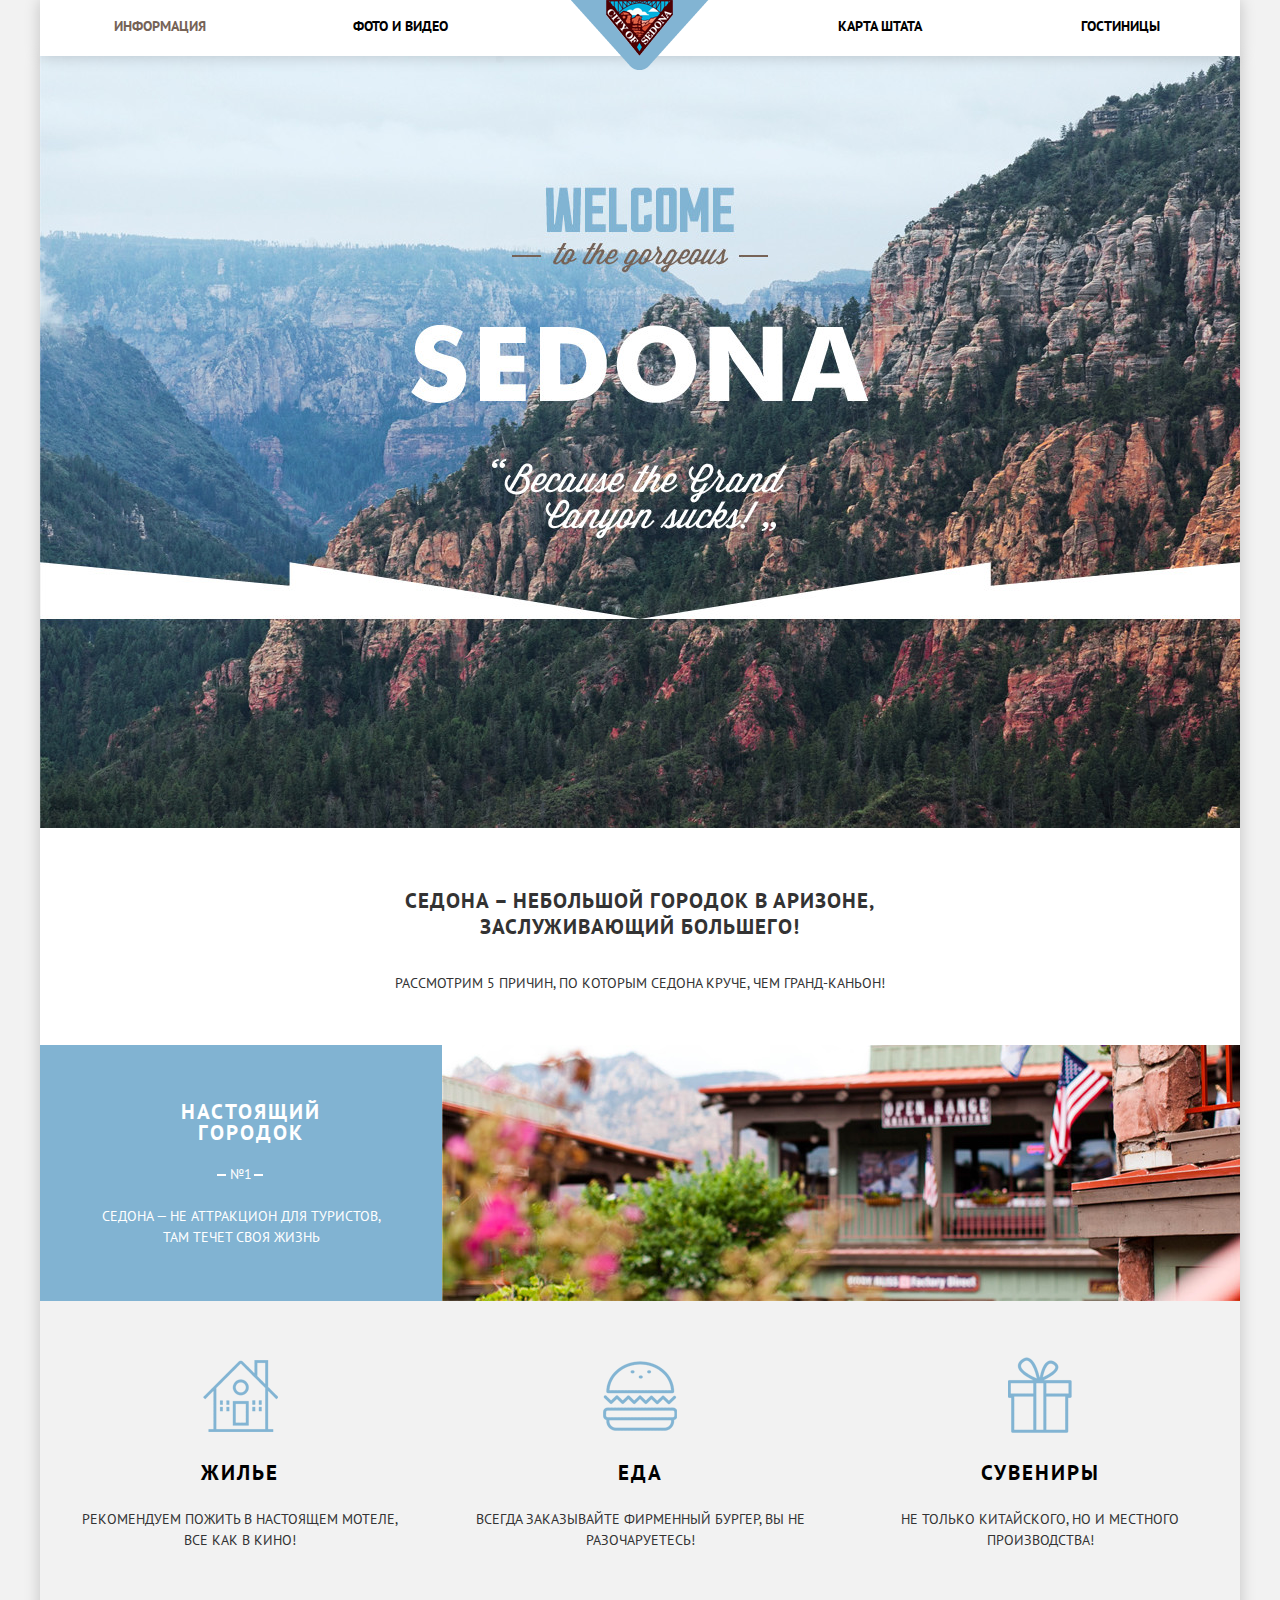
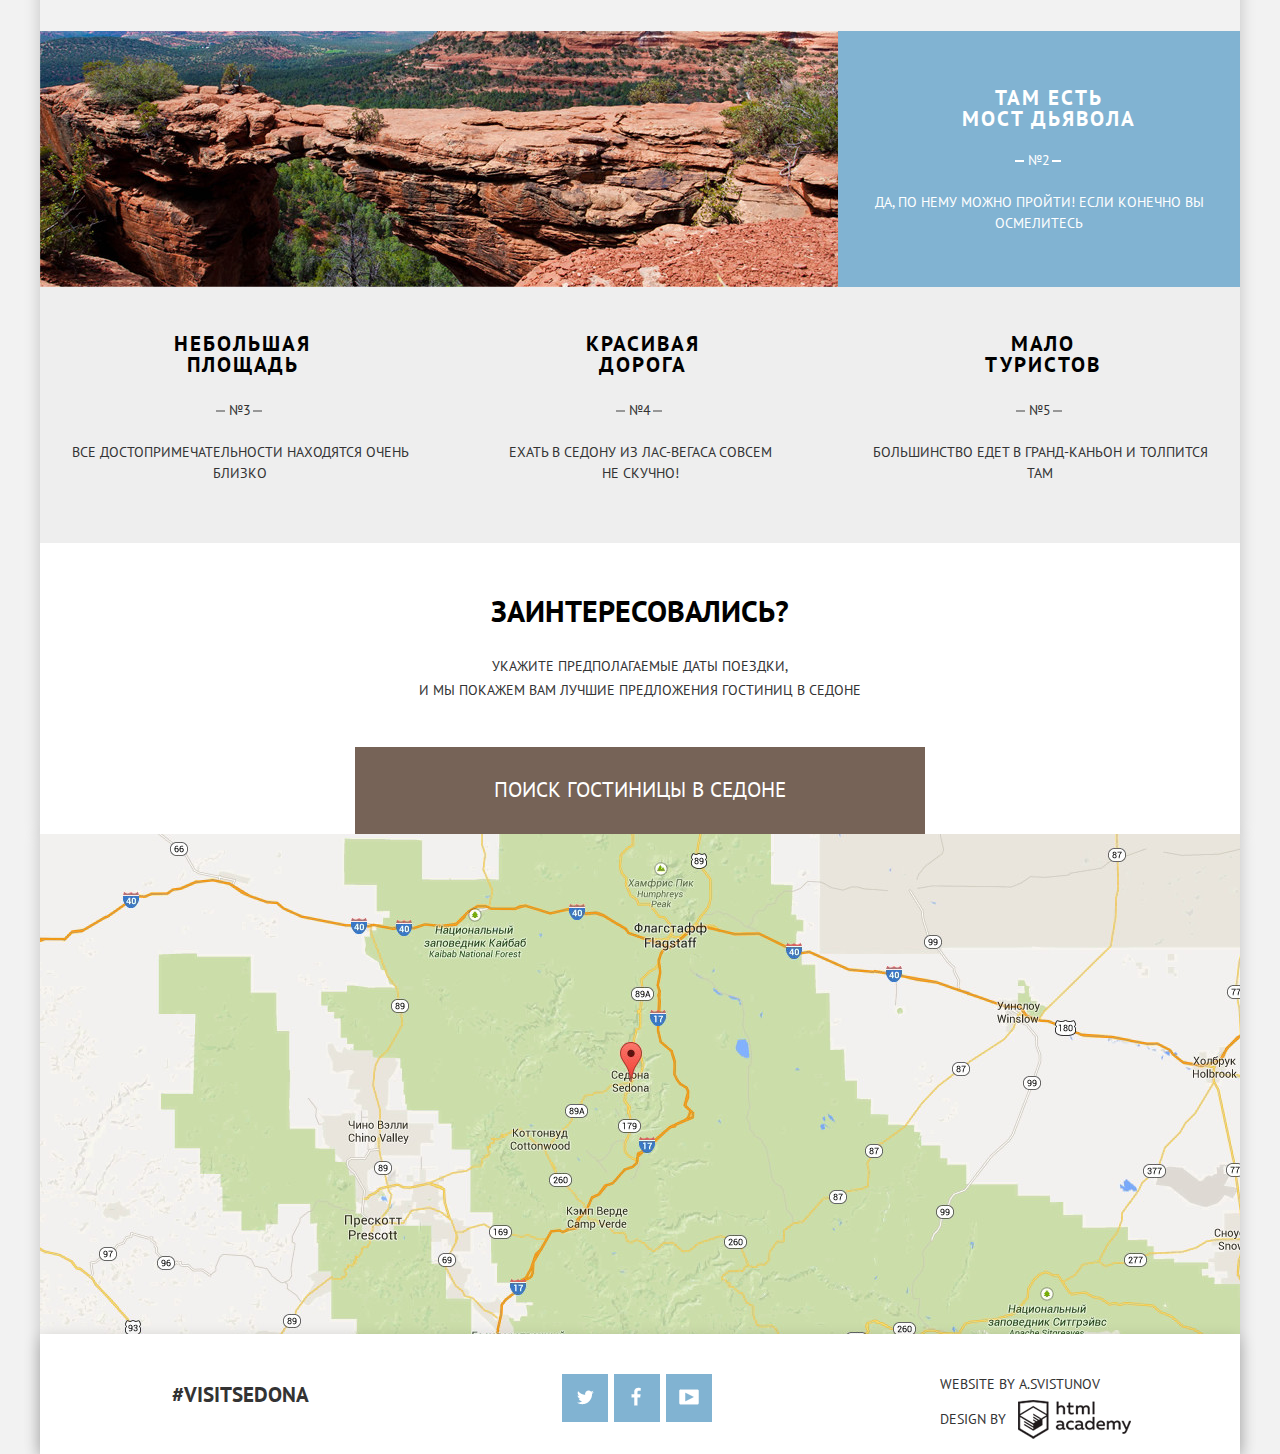
<file: index.html>
<!DOCTYPE html>
<html lang="ru">
    <head>
        <meta charset="utf-8">
        <meta name="viewport" content="width=device-width, initial-scale=1, maximum-scale=1" />
        <title>Седона - небольшой городок в Аризоне</title>
        <link href="https://fonts.googleapis.com/css?family=PT+Sans:400,700&amp;subset=cyrillic" rel="stylesheet">
        <link href="css/style.css" rel="stylesheet">
        <link rel="shortcut icon" href="img/favicon.ico" type="image/x-icon">
    </head>
    <body>
        <header class="page-header fixed">
            <div class="container">
                <nav class="header-main-menu">
                    <ul>
                        <li class="active"><a href="#">Информация</a></li>
                        <li class="header-menu-photo"><a href="#">Фото и видео</a></li>
                        <li><a href="map.html">Карта штата</a></li>
                        <li><a href="hotels.html">Гостиницы</a></li>
                    </ul>
                </nav>
                <a href="#"><img src="img/header-logo.png" width="138" height="70" class="header-logo" alt="city of Sedona"></a>
            </div>
        </header>

        <main class="container main-index">
            <img class="main-background" src="img/index-main-background.jpg" alt="Sedona">
            <div class="intro">
                <b>Седона &ndash; небольшой городок в Аризоне,<br>
                заслуживающий большего!</b>
                <p>Рассмотрим 5 причин, по которым Седона круче, чем Гранд-Каньон!</p>
            </div>


            <div class="container-reasons-services">
                <div class="reasons reasons-style1">
                    <h3>Настоящий<br>
                    городок</h3>
                    <span class="number-reason-1-2">№1</span>
                    <p>Седона &mdash; не аттракцион для туристов, там&nbsp;течет своя жизнь</p>
                </div>
                <div class="index-image"><img src="img/index-main-img1.jpg" alt="motel"></div>

                <div class="service service-hotels">
                    <h3>Жилье</h3>
                    <p>Рекомендуем пожить в настоящем мотеле, все как в кино!</p>
                </div>
                <div class="service service-food">
                    <h3>Еда</h3>
                    <p>Всегда заказывайте фирменный бургер, вы не разочаруетесь!</p>
                </div>
                <div class="service service-souvenirs">
                    <h3>Сувениры</h3>
                    <p>Не только китайского, но и местного производства!</p>
                </div>

                <div class="index-image"><img src="img/index-main-img2.jpg" alt="canyon"></div>
                <div class="reasons reasons-style1 devils-bridge">
                    <h3>Там есть<br>
                    мост дьявола</h3>
                    <span class="number-reason-1-2">№2</span>
                    <p>Да, по нему можно пройти! Если&nbsp;конечно вы осмелитесь</p>
                </div>

                <div class="reasons reasons-style2 reasons-style2-sights">
                    <h3>Небольшая<br>
                    площадь</h3>
                    <span class="number-reason-3-4-5">№3</span>
                    <p>Все достопримечательности
                    находятся&nbsp;очень близко</p>
                </div>
                <div class="reasons reasons-style2">
                    <h3>Красивая<br>
                    дорога</h3>
                    <span class="number-reason-3-4-5">№4</span>
                    <p>Ехать в Седону из Лас-Вегаса совсем не&nbsp;скучно!</p>
                </div>
                <div class="reasons reasons-style2">
                    <h3>Мало<br>
                    туристов</h3>
                    <span class="number-reason-3-4-5">№5</span>
                    <p>Большинство едет в Гранд-Каньон и толпится там</p>
                </div>
            </div>


            <section class="date-tour">
                <h2 class="date-question">Заинтересовались?</h2>
                <p>Укажите предполагаемые даты поездки,<br>
                и мы покажем вам лучшие предложения гостиниц в Седоне</p>
                <a class="button-hotels" href="form">Поиск гостиницы в Седоне</a>
                <form action="https://echo.htmlacademy.ru" method="post" class="form-index">
                    <div class="date-form1 date-in">
                        <label for="date-in">Дата заезда:</label>
                        <input type="text" name="date-in" id="date-in" placeholder="24 апреля 2016" class="date" required>
                        <div class="calendar"></div>
                    </div>
                    <div class="date-form1 date-out">
                        <label for="date-out">Дата выезда:</label>
                        <input type="text" name="date-out" id="date-out" placeholder="4 июля 2016" class="date" required>
                        <div class="calendar"></div>
                    </div>
                    <div class="date-form2">
                        <label for="amount-adults" class="adults-children adults">Взрослые:</label>
                        <div class="container-form-box box1">
                            <button type="button" class="button btn-minus"></button>
                            <input type="text" name="amount-adults" id="amount-adults" value="2" class="amount">
                            <button type="button" class="button btn-plus"></button>
                        </div>
                        <label for="amount-children" class="adults-children children">Дети:</label>
                        <div class="container-form-box box2">
                            <button type="button" class="button btn-minus"></button>
                            <input type="text" name="amount-children" id="amount-children" value="0" class="amount">
                            <button type="button" class="button btn-plus"></button>
                        </div>
                    </div>
                    <button type="submit" class="button-search">Найти</button>
                </form>
            </section>
        </main>

        <footer class="footer">
            <div class="container">
                <!-- <img src="img/index-footer-map.jpg" alt="" class="footer-map"> -->
                <div class="footer-map">
                    <iframe src="https://www.google.com/maps/embed?pb=!1m18!1m12!1m3!1d431130.2243260339!2d-111.9219176792428!3d34.89845220275207!2m3!1f0!2f0!3f0!3m2!1i1024!2i768!4f13.1!3m3!1m2!1s0x872da132f942b00d%3A0x5548c523fa6c8efd!2z0KHQtdC00L7QvdCwLCDQkNGA0LjQt9C-0L3QsCA4NjMzNiwg0KHQqNCQ!5e0!3m2!1sru!2sru!4v1502522934857" width="100%" height="500px" frameborder="0" style="border:0" allowfullscreen></iframe>
                </div>
                <div class="footer-page">
                    <section class="footer-tag">#Visitsedona</section>
                    <section class="footer-social">
                        <a class="social-btn social-btn-tw" href="https://twitter.com/htmlacademy_ru"></a>
                        <a class="social-btn social-btn-fb" href="https://www.facebook.com/htmlacademy"></a>
                        <a class="social-btn social-btn-ytb" href="https://www.youtube.com/user/htmlacademyru"></a>
                    </section>
                    <section class="footer-copyright">
                    	<span class="footer-copyright-author">Website by <a class="footer-copyright-author-link" href="https://htmlacademy.ru/profile/svistunov" title="author">A.Svistunov</a></span>
                    	<span class="footer-copyright-design">Design by <a class="footer-html-academy" href="https://htmlacademy.ru"></a></span>
                    </section>
                </div>
            </div>
        </footer>
        <script src="js/index-form.js" type="text/javascript"></script>
    </body>
</html>
</file>
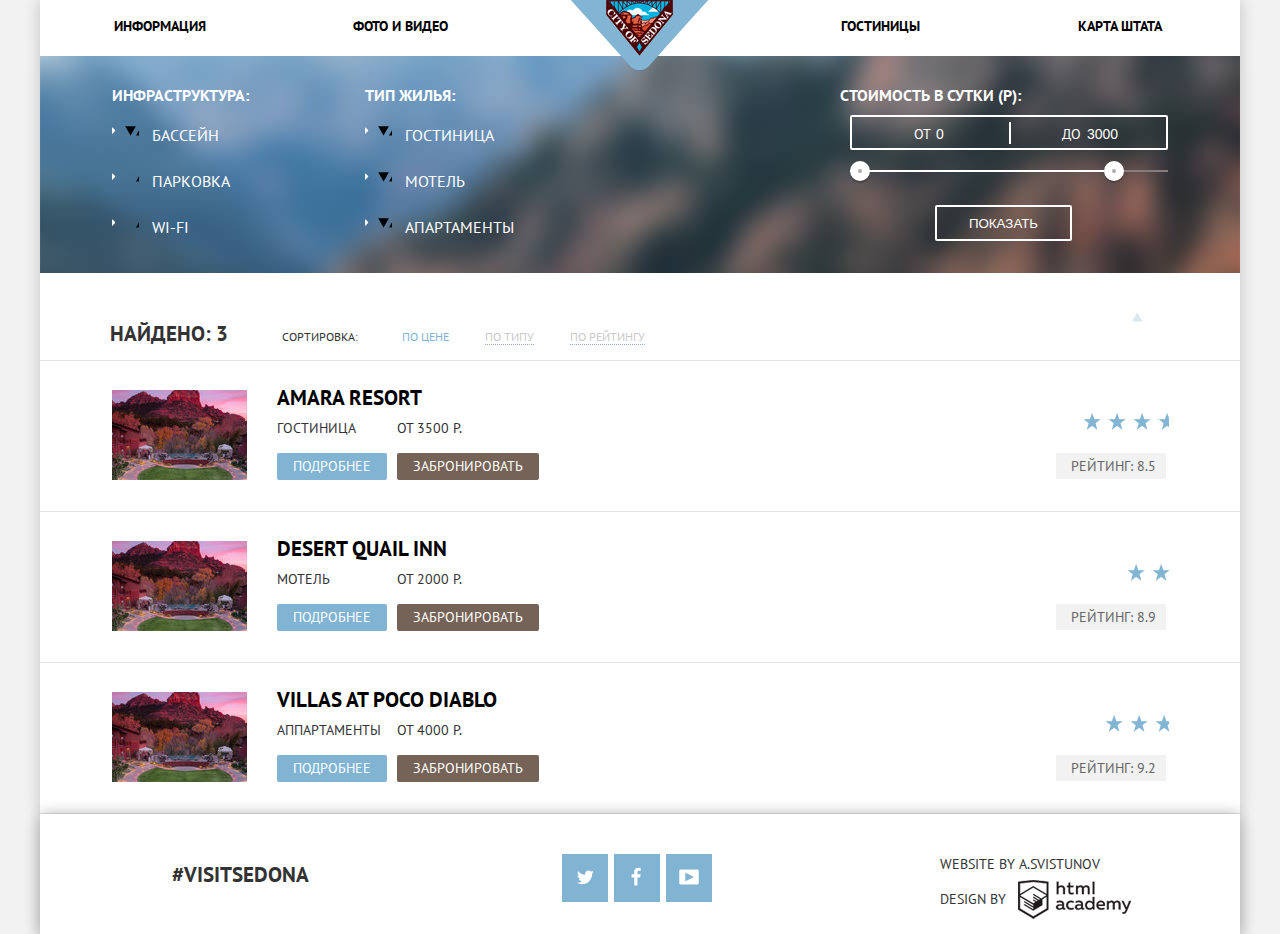
<file: hotels.html>
<!DOCTYPE html>
<html lang="ru">
    <head>
        <meta charset="utf-8">
        <title>Седона - небольшой городок в Аризоне</title>
        <link href="https://fonts.googleapis.com/css?family=PT+Sans:400,700&amp;subset=cyrillic" rel="stylesheet">
        <link href="css/style.css" rel="stylesheet">
        <link rel="shortcut icon" href="img/favicon.ico" type="image/x-icon">
    </head>
    <body>
        <header class="page-header">
            <div class="container">
                <nav class="header-main-menu">
                    <ul>
                        <li><a href="index.html">Информация</a></li>
                        <li class="header-menu-photo"><a href="#">Фото и видео</a></li>
                        <li class="hotels-header-li-active"><a href="hotels.html">Гостиницы</a></li>
                        <li><a href="#">Карта штата</a></li>
                    </ul>
                </nav>
                <a href="index.html"><img src="img/header-logo.png" width="138" height="70" class="header-logo" alt="city of Sedona"></a>
            </div>
        </header>

        <main class="container">
            <form action="https://echo.htmlacademy.ru" method="post" class="form-hotels">
                <div class="column column-left">
                     <p>Инфраструктура:</p>
                     <input type="checkbox" name="infrastructure" id="pool" value="pool" checked>
                     <label for="pool">Бассейн</label>
                     <input type="checkbox" name="infrastructure" id="parking" value="parking">
                     <label for="parking">Парковка</label>
                     <input type="checkbox" name="infrastructure" id="wi-fi" value="wi-fi">
                     <label for="wi-fi">Wi-Fi</label>
                </div>

                <div class="column column-center">
                    <p>Тип жилья:</p>
                    <input type="checkbox" name="accommodation" id="hotel" value="hotel" checked>
                    <label for="hotel">Гостиница</label>
                    <input type="checkbox" name="accommodation" id="motel" value="motel" checked>
                    <label for="motel">Мотель</label>
                    <input type="checkbox" name="accommodation" id="apartment" value="apartment" checked>
                    <label for="apartment">Апартаменты</label>
                </div>

                <div class="column column-right">
                    <p>Стоимость в сутки (Р):</p>
                    <div class="price-from-to">
                        <label class="price-from">от
                        <input type="text" name="price_from" value="0"></label>
                        <label class="price-to">до
                        <input type="text" name="price_to" value="3000"></label>
                    </div>
                    <div class="range-controls">
                        <div class="scale">
                            <div class="bar"></div>
                        </div>
                        <div class="toddler toddler-min"></div>
                        <div class="toddler toddler-max"></div>
                    </div>
                    <button type="submit" name="show">Показать</button>
                </div>
            </form>


            <section class="hotels">
                <section class="results">
                    <span class="found">Найдено: 3</span>
                    <span class="separation">Сортировка:</span>
                    <ul>
                        <li><a class="separation-active" href="#">По цене</a></li>
                        <li><a href="#">По типу</a></li>
                        <li><a href="#">По рейтингу</a></li>
                    </ul>
                    <a class="button-up-down down" href="#"></a>
                    <a class="button-up-down up" href="#"></a>
                </section>

                <!--
                <article class="hotels-item">
                    <img src="img/hotels-img1.jpg" width="135" height="90" alt="Amara Resort &amp; Spa">
                    <div class="catalog-item">
                        <h3><a href="#">Amara Resort &amp; Spa</a></h3>
                        <div class="catalog-item-type-price">
                            <span>Гостиница</span>
                            <span>от 3500 Р.</span>
                        </div>
                        <div class="catalog-item-buttons-and-rating">
                            <a href="#" class="btn-about">подробнее</a>
                            <a href="#" class="btn-reserve">забронировать</a>
                            <span class="rating rating-4star">Рейтинг: 8,5</span>
                        </div>
                    </div>
                </article>

                <article class="hotels-item">
                    <img src="img/hotels-img2.jpg" width="135" height="90" alt="Desert Quail Inn">
                    <div class="catalog-item">
                        <h3><a href="#">Desert Quail Inn</a></h3>
                        <div class="catalog-item-type-price">
                            <span>Мотель</span>
                            <span>от 2000 Р.</span>
                        </div>
                        <div class="catalog-item-buttons-and-rating">
                            <a href="#" class="btn-about">подробнее</a>
                            <a href="#" class="btn-reserve">забронировать</a>
                            <span class="rating rating-2star">Рейтинг: 8,9</span>
                        </div>
                    </div>
                </article>

                <article class="hotels-item">
                    <img src="img/hotels-img3.jpg" width="135" height="90" alt="Villas At Poco Diablo">
                    <div class="catalog-item">
                        <h3><a href="#">Villas At Poco Diablo</a></h3>
                        <div class="catalog-item-type-price">
                            <span>Апартаменты</span>
                            <span>от 4000 Р.</span>
                        </div>
                        <div class="catalog-item-buttons-and-rating">
                            <a href="#" class="btn-about">подробнее</a>
                            <a href="#" class="btn-reserve">забронировать</a>
                            <span class="rating rating-3star">Рейтинг: 9,2</span>
                        </div>
                    </div>
                </article>            -->
            </section>
        </main>


        <footer class="footer">
          <div class="container">
            <div class="footer-page">
              <section class="footer-tag">#Visitsedona</section>
              <section class="footer-social">
                <a class="social-btn social-btn-tw" href="https://twitter.com/htmlacademy_ru"></a>
                <a class="social-btn social-btn-fb" href="https://www.facebook.com/htmlacademy"></a>
                <a class="social-btn social-btn-ytb" href="https://www.youtube.com/user/htmlacademyru"></a>
              </section>
              <section class="footer-copyright">
                <span class="footer-copyright-author">Website by <a class="footer-copyright-author-link" href="https://htmlacademy.ru/profile/svistunov" title="author">A.Svistunov</a></span>
                <span class="footer-copyright-design">Design by <a class="footer-html-academy" href="https://htmlacademy.ru"></a></span>
              </section>
            </div>
          </div>
        </footer>

        <teplate id="hotel-template" class="template">
          <article class="hotels-item">
            <img src="img/hotels-img1.jpg" width="135" height="90" alt="Amara Resort &amp; Spa">
            <div class="catalog-item">
              <h3><a href="#" class="hotel-name"></a></h3>
              <div class="catalog-item-type-price">
                <span class="hotel-type"></span>
                <span class="hotel-price"></span>
              </div>
              <div class="catalog-item-buttons-and-rating">
                <a href="#" class="btn-about">подробнее</a>
                <a href="#" class="btn-reserve">забронировать</a>
                <span class="hotel-rating"></span>
              </div>
            </div>
          </article>
        </teplate>

        <script src="data/hotels.js" type="text/javascript"></script>
        <script src="js/hotel-list.js" type="text/javascript"></script>
    </body>
</html>
</file>
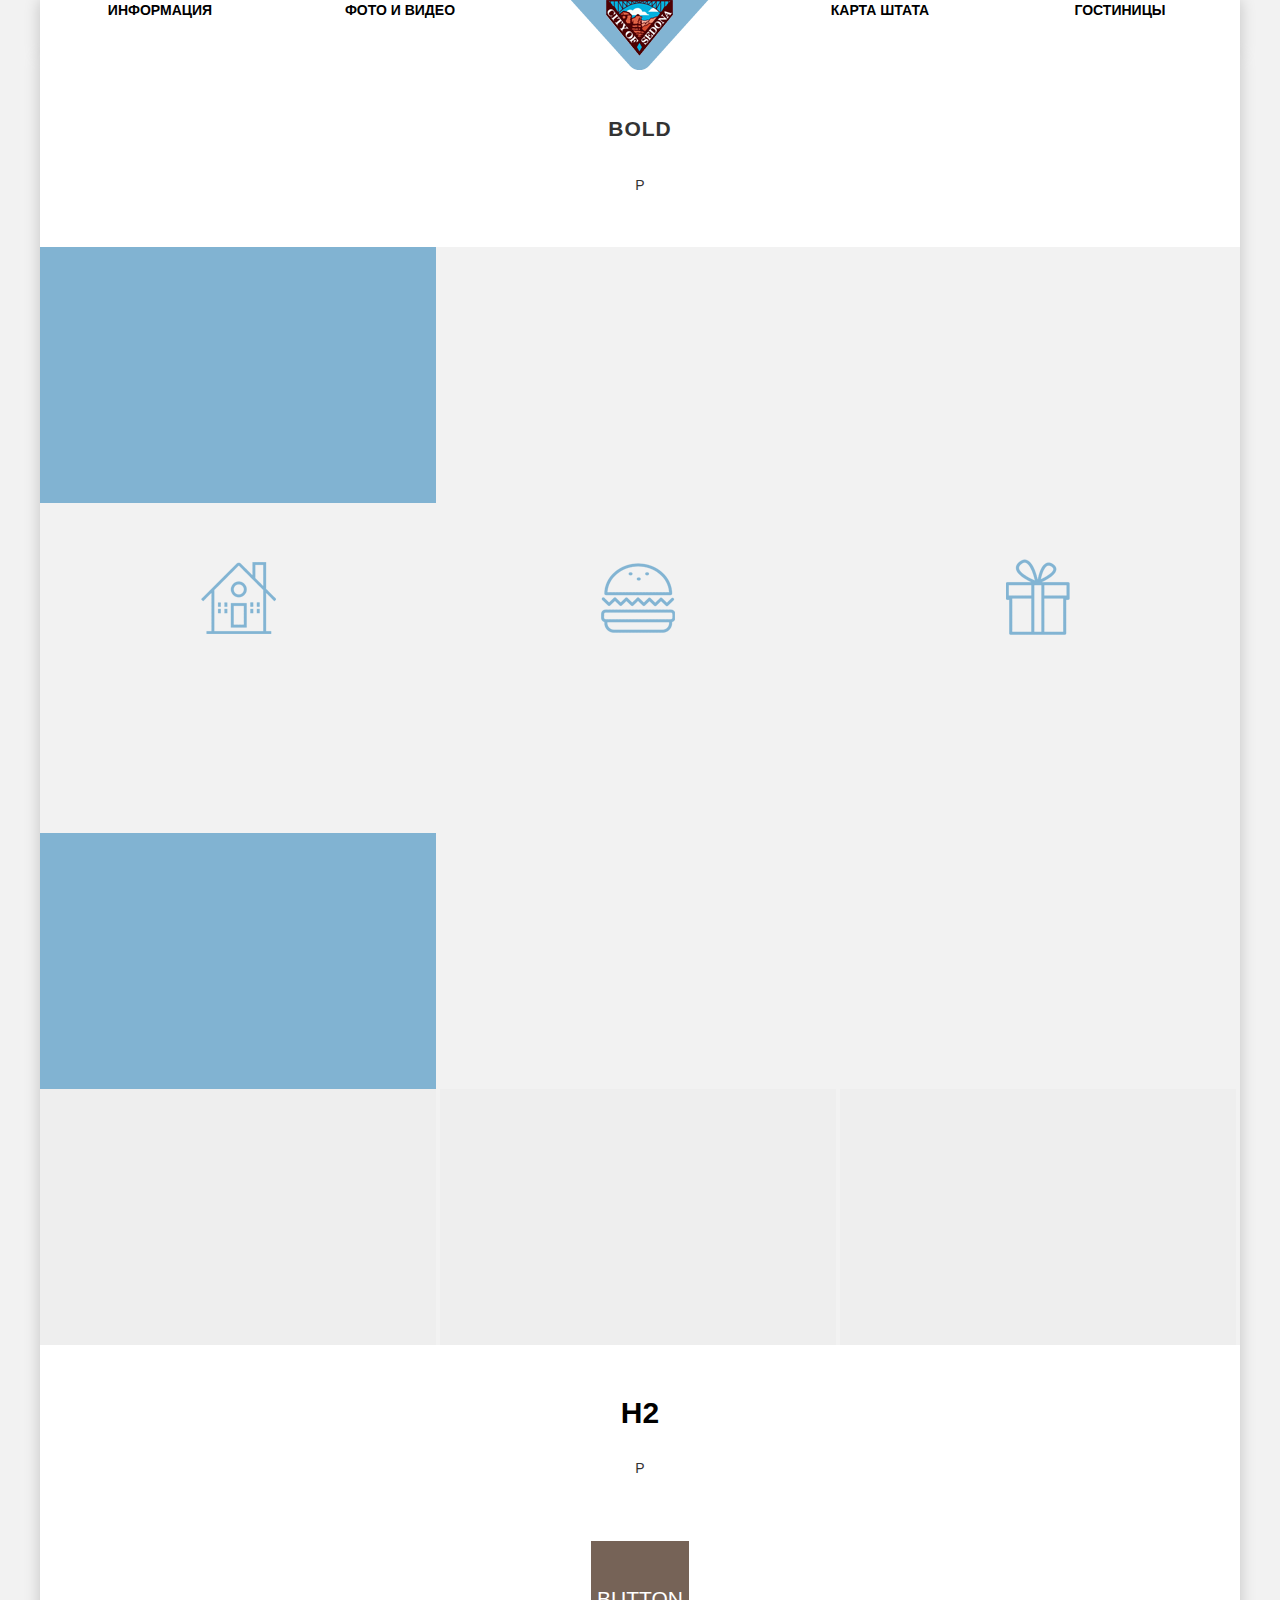
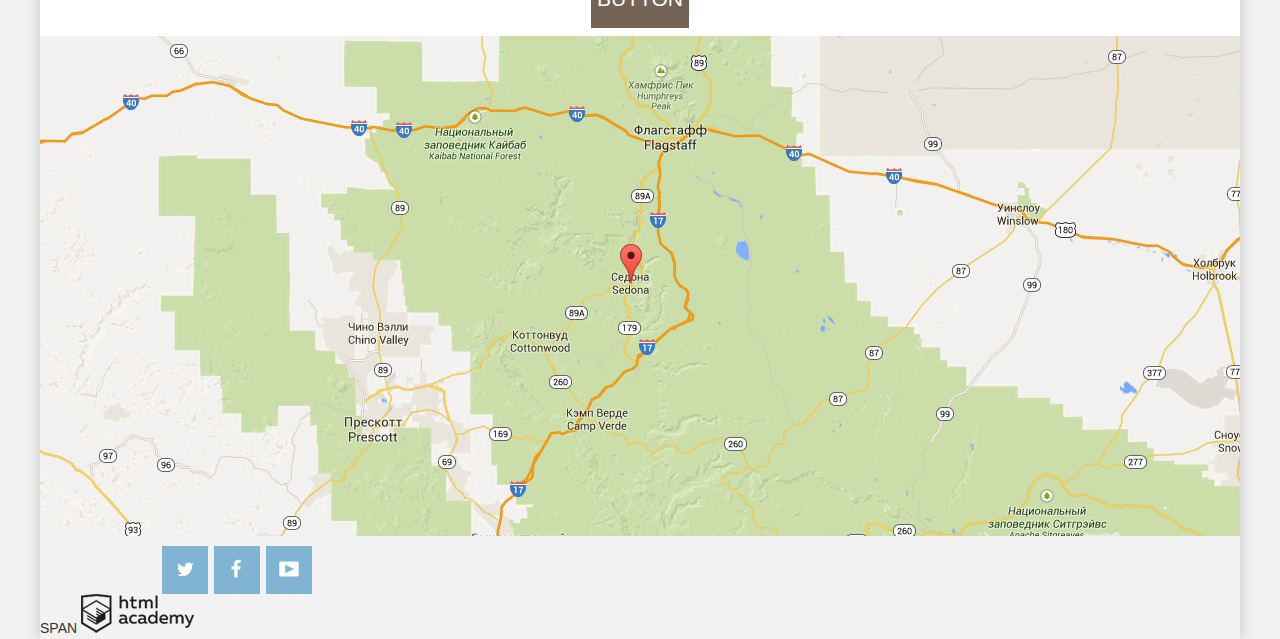
<file: index-net.html>
<!DOCTYPE html>
<html lang="ru">
    <head>
        <meta charset="utf-8">
        <title>Седона - небольшой городок в Аризоне</title>
        <link href="css/style.css" rel="stylesheet">
    </head>
    <body>
        <header class="page-header">
            <div class="container">
                <nav class="header-main-menu">
                    <ul>
                        <li>Информация</li>
                        <li class="header-menu-photo">Фото и видео</li>                        
                        <li>Карта штата</li>
                        <li>Гостиницы</li>
                    </ul>                                          
                </nav>
                <img src="img/header-logo.png" width="138" height="70" class="header-logo">
            </div>
        </header>


        <main class="container">
            <div class="main-background">
            </div>
            
            <div class="intro"> 
            <b>bold</b> 
            <p>p</p>         
            </div> 
            
            <section>
                <div class="reasons reasons-style1">                                  	
                </div>                    
                <div class="image motel">                                    	
                </div>                
            </section>

            <section>
                <div class="service service-hotels">                              	
                </div>
                <div class="service service-food">                                  	
                </div>
                <div class="service service-souvenirs">                                 	
                </div>

            </section>

            <section>
                <div class="image canyon">                	
                </div>
                <div class="reasons reasons-style1">
                </div>                                  
            </section>

            <section>
                <div class="reasons reasons-style2">                            	
                </div>
                <div class="reasons reasons-style2">                              	
                </div>
                <div class="reasons reasons-style2">                                    	
                </div>
            </section>

            <section class="date-tour">
                <h2 class="date-question">h2</h2>
                <p>p</p>                
                <button type="button" class="button-hotels">button</button>
                <form action="https://echo.htmlacademy.ru" method="post" class="form-index">                    
                    <label for="date-in"></label>
                    <input type="date" name="date-in" id="date-in" class="date date-in"><br>
                    <label for="date-out"></label>
                    <input type="date" name="date-out" id="date-out" class="date date-out"><br>
                    <div class="container-form-box1">
                    <label for="amount-adults"></label>
                    <button type="button" class="button">-</button>
                    <input type="text" name="amount-adults" id="amount-adults" class="amount">
                    <button type="button" class="button">+</button>
                    </div>
                    <div class="container-form-box2">
                    <label for="amount-children"></label>
                    <button type="button" class="button">-</button>
                    <input type="text" name="amount-children" id="amount-children" class="amount">
                    <button type="button" class="button">+</button>
                    </div>
                    <button type="submit" class="button-search">submit</button>
                </form> 
            </section>        	
        </main>


        <footer class="footer-index">
            <div class="container">
                <div class="footer-map"></div>
                <section class="footer-tag"></section>
                <section class="footer-social">
                    <a class="social-btn social-btn-tw" href="#"></a>
                    <a class="social-btn social-btn-fb" href="#"></a>
                    <a class="social-btn social-btn-ytb" href="#"></a>                	
                </section>
                <section class="footer-copyright">
                    <span>span</span>
                    <img src="img/footer-logo-HA.png" width="113" height="39">               	
                </section>
            </div>        	
        </footer>
    </body>
</html>
</file>
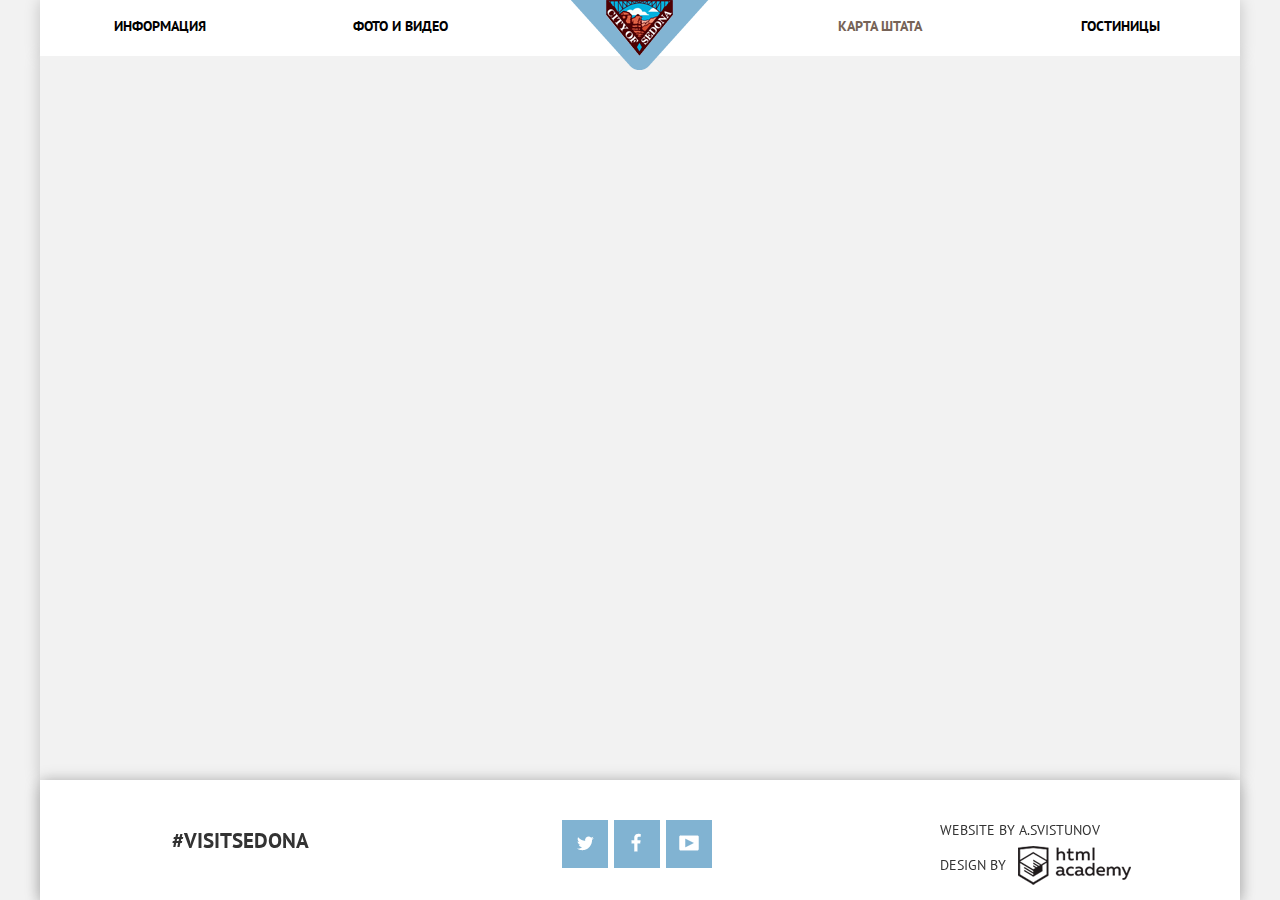
<file: map.html>
<!DOCTYPE html>
<html lang="ru">
    <head>
        <meta charset="utf-8">
        <meta name="viewport" content="width=device-width, initial-scale=1, maximum-scale=1" />
        <title>Седона - карта штата</title>
        <link href="https://fonts.googleapis.com/css?family=PT+Sans:400,700&amp;subset=cyrillic" rel="stylesheet">
        <link href="css/style.css" rel="stylesheet">
        <link rel="shortcut icon" href="img/favicon.ico" type="image/x-icon">
    </head>
    <body>
        <div class="wrapper">
            <header class="page-header">
                <div class="container">
                    <nav class="header-main-menu">
                        <ul>
                            <li><a href="index.html">Информация</a></li>
                            <li class="header-menu-photo"><a href="#">Фото и видео</a></li>
                            <li class="active"><a href="#">Карта штата</a></li>
                            <li><a href="hotels.html">Гостиницы</a></li>
                        </ul>
                    </nav>
                    <a href="index.html"><img src="img/header-logo.png" width="138" height="70" class="header-logo" alt="city of Sedona"></a>
                </div>
            </header>

            <main>
                <div class="container main-map">
                    <iframe src="https://www.google.com/maps/embed?pb=!1m18!1m12!1m3!1d431130.2243260339!2d-111.9219176792428!3d34.89845220275207!2m3!1f0!2f0!3f0!3m2!1i1024!2i768!4f13.1!3m3!1m2!1s0x872da132f942b00d%3A0x5548c523fa6c8efd!2z0KHQtdC00L7QvdCwLCDQkNGA0LjQt9C-0L3QsCA4NjMzNiwg0KHQqNCQ!5e0!3m2!1sru!2sru!4v1502522934857" width="100%" height="" frameborder="0" style="border:0" allowfullscreen></iframe>
                </div>

            </main>

            <footer class="footer">
                <div class="container">
                    <div class="footer-page">
                        <section class="footer-tag">#Visitsedona</section>
                        <section class="footer-social">
                            <a class="social-btn social-btn-tw" href="https://twitter.com/htmlacademy_ru"></a>
                            <a class="social-btn social-btn-fb" href="https://www.facebook.com/htmlacademy"></a>
                            <a class="social-btn social-btn-ytb" href="https://www.youtube.com/user/htmlacademyru"></a>
                        </section>
                        <section class="footer-copyright">
                        	<span class="footer-copyright-author">Website by <a class="footer-copyright-author-link" href="https://htmlacademy.ru/profile/svistunov" title="author">A.Svistunov</a></span>
                        	<span class="footer-copyright-design">Design by <a class="footer-html-academy" href="https://htmlacademy.ru"></a></span>
                        </section>
                    </div>
                </div>
            </footer>
        </div>
    </body>
</html>
</file>
<file: css/style.css>
/*ОБЩИЕ СТИЛИ*/

html,
body {
    margin: 0;
    padding: 0;
}
body {
    font-size: 14px;
    line-height: 21px;
    text-transform: uppercase;
    color: #333333;
    font-weight: normal;
    font-family: 'PT Sans', sans-serif;
    letter-spacing: 0px;
    background-color: #f2f2f2;
    padding: 0 10px;
}
h2 {
    font-size: 30px;
    line-height: 24px;
    letter-spacing: 2px;
    color: #000000;
    font-weight: bold;
}
h3 {
    font-size: 21px;
    line-height: 21px;
    letter-spacing: 2px;
    color: #000000;
    font-weight: bold;
}
main {
    display: block;
    flex-grow: 3;
    background-color: #f2f2f2;
}
#hotel-template {
  display: none;
}
.wrapper {
    display: flex;
    flex-direction: column;
    justify-content: flex-start;
    flex-wrap: nowrap;
    min-height: 100vh;
    max-width: 1200px;
    margin: 0 auto;
    padding: 0;
}
/*ОБЩИЕ СТИЛИ ДЛЯ "ШАПКИ"*/

.container {
    max-width: 1200px;
    margin: 0 auto;
    padding: 0;
    box-shadow: 0 0 15px 0 rgba(0, 0, 0, 0.2);
}
.page-header.fixed {
    position: fixed;
    width: 100%;
    top: 0;
    left: 0;
    z-index: 200;
}
.header-main-menu {
    min-height: 56px;
    width: auto;
    margin: 0;
    background-color: #ffffff;
    color: #000000;
    position: relative;
}
.header-main-menu ul {
    display: flex;
    justify-content: space-between;
    flex-wrap: nowrap;
    margin: 0;
    padding: 0;
}
.header-main-menu li {
    width: 20%;
    height: 56px;
    box-sizing: border-box;
    font-weight: bold;
    text-align: center;
    margin: 0;
    list-style-type: none;
    background-color: #ffffff;
}
.header-main-menu li:nth-child(2) {
    margin-right: 20%;
}
.header-main-menu li a {
    font-size: 14px;
    line-height: 26px;
    color: inherit;
    text-decoration: none;
    display: inline-block;
    padding-top: 13px;
}
.header-main-menu a:hover {
    color: #81b3d2;
    transition: 0.5s ease;
}
.header-main-menu a:not(hover) {
    transition: 3s ease;
}
.header-main-menu a:active {
    color: #cacaca;
}
.header-menu-photo {}
.header-logo {
    position: absolute;
    top: 0;
    left: calc(50% - 69px);
    border: none;
    outline: none;
    z-index: 210;
}
.header-logo:hover {
    transform: scale(1.1);
    transition: 0.5s ease;
    transform-origin: 50% 0;
}
.header-logo:not(hover) {
    transition: 0.5s ease;
}
header li.active {
    color: #766357;
    /*position: relative;
    z-index: 4;*/
}
/*header .index-header-li-active::after {
    content: "";
    display: block;
    position: absolute;
    width: 240px;
    height: 56px;
    top: 0;
    left: 0;
    outline: 2px solid red;
    background: url("../img/index-header-background.jpg") no-repeat;
    z-index: -4;
}*/
header li.active a:hover,
header li.active a:hover {
    color: #604e43;
    transition: 0.5s ease;
}
header li.active a:not(hover),
header li.active a:not(hover) {
    transition: 3s ease;
}
header li.active a:active,
header li.active a:active {
    opacity: 0.3;
}
/*ОБЩИЕ СТИЛИ ДЛЯ "ПОДВАЛА"*/

.footer {
    margin-top: auto;
}

.footer-page {
    max-width: 1200px;
    min-height: 120px;
    margin: 0 auto;
    background-color: #ffffff;
    position: relative;
    z-index: 9;
    display: flex;
    justify-content: space-between;
    padding-top: 40px;
    box-sizing: border-box;
}
.footer-page .container {
    box-shadow: none;
}
footer .footer-page {
    box-shadow: 0 5px 15px 0 rgba(0, 0, 0, 0.2);
}
.footer-map {
    width: 100%;
    height: 500px;
    background: url('../img/index-footer-map.jpg') no-repeat;
    background-size: cover;
}

.footer-tag,
.footer-social,
.footer-copyright {
    width: calc(100% / 3);
}
.footer-tag {
    font-size: 21px;
    font-weight: bold;
    padding-top: 10px;
    text-align: center;
}
.footer-social {
    display: flex;
    justify-content: center;
    min-height: 48px;
}
.social-btn {
    display: inline-block;
    width: 46px;
    height: 48px;
    margin-right: 6px;
    background-color: #81b3d2;
    position: relative;
    z-index: 10;
}
.social-btn::before,
.social-btn::after {
    content: "";
    position: absolute;
    top: 0;
    left: 0;
    display: block;
    width: 35px;
    height: 35px;
    z-index: 5;
    background-color: none;
}
.social-btn::before {
    background: url("../img/spritesheet.png") no-repeat;
}
.social-btn::after {
    top: 8px;
    left: 8px;
}
.social-btn-tw::before {
    background-position: 5px 6px;
}
.social-btn-fb::before {
    background-position: -30px 3px;
}
.social-btn-ytb::before {
    background-position: -64px 5px;
}
.social-btn:hover {
    background-color: #669ec0;
    box-shadow: 0 0 5px 3px rgba(102, 158, 192, 0.5);
    transition: 0.5s ease;
}
.social-btn:not(hover) {
    transition: 0.5s ease;
}

/*.social-btn:hover.social-btn::before {
    transform-origin: 75% 75%;
    transform: scale(1.2) scaleX(-1) scaleX(-1);
    transform: rotate(-360deg) scale(1.2);
    transition: 0.7s;
} */
.social-btn:hover.social-btn::before {
    animation-name: icon-animation1;
    animation-duration: 0.8s;
}
@keyframes icon-animation1 {
    0% {
        transform: translateY(0);
    }
    20% {
        transform: translateY(-40px);
    }
    40% {
        transform: translateY(40px);
    }
    60% {
        transform: translateY(0);
    }
    80% {
        transform: translateY(-10px);
    }
    100% {
        transform: translateY(0px);
    }
}
.social-btn:not(hover).social-btn::before {
    transition: 0.7s;
}
.social-btn-tw:active::after,
.social-btn-fb:active::after,
.social-btn-ytb:active::after {
    background: #5496bd;
    opacity: 0.3;
}
.footer-copyright {
    min-width: 270px;
}
.footer-copyright-author,
.footer-copyright-design {
    display: block;
    padding-left: 25%;
}
.footer-copyright-author {
    margin-bottom: 5px;
}
.footer-copyright-author-link {
    text-decoration: none;
    color: inherit;
}
.footer-copyright-author-link:hover {
    text-decoration: underline;
}
.footer-copyright-author-link:active {
    opacity: 0.7;
}
.footer-html-academy {
    display: inline-block;
    vertical-align: middle;
    width: 120px;
    height: 40px;
    margin-left: 8px;
    background: url("../img/footer-logo-ha.png") no-repeat;
}
.footer-html-academy:hover {
    background: url("../img/footer-logo-ha-hover.png") no-repeat;
    transform: scale(1.1);
    transform-origin: 0 50%;
    transition: 0.5s ease;
}
.footer-html-academy:not(:hover) {
    transition: 0.5s ease;
}
.footer-html-academy:active {
    background: url("../img/footer-logo-ha-hover.png") no-repeat;
}
/*СТИЛИ ДЛЯ ГЛАВНОЙ СТРАНИЦЫ*/

.main-index {
    margin-top: 55px;
}

.main-background {
    display: block;
    width: 100%;
    height: auto;
}
.intro {
    padding-top: 60px;
    padding-bottom: 35px;
    background: #ffffff;
    box-sizing: border-box;
}
.intro b {
    display: block;
    width: 500px;
    padding: 0;
    margin: 0 auto;
    font-size: 21px;
    line-height: 26px;
    letter-spacing: 1px;
    text-align: center;
    margin-bottom: 30px;
}
.intro p {
    padding: 0;
    font-size: 14px;
    line-height: 26px;
    text-align: center;
}
.container-reasons-services {
    display: flex;
    flex-wrap: wrap;
    justify-content: flex-start;
    align-items: flex-start;
    align-content: flex-start;
}
.reasons h3,
.service h3 {
    font-size: 21px;
    line-height: 21px;
    font-weight: bold;
    margin-left: 20px;
}
.reasons span,
.service span {
    font-size: 14px;
    line-height: 21px;
}
.reasons p,
.service p {
    font-size: 14px;
    line-height: 21px;
}
.reasons,
.service {
    height: 256px;
    width: 33%;
    display: inline-block;
    box-sizing: border-box;
    vertical-align: top;
    background: #ffffff;
    flex-grow: 2;
    z-index: 100;
}
.index-image {
    width: 66%;
    height: 256px;
    overflow: hidden;
    flex-grow: 2;
    background-color: #000;
}
.index-image img {
    width: auto;
    height: 100%;
    transition: 1s ease;
}
.index-image:hover img {
    opacity: 0.7;
    transform: scale(1.1);
}
.reasons {
    padding: 0 30px;
    padding-top: 35px;
    text-align: center;
}
.reasons p {
}
.reasons-style1 {
    background: #81b3d2;
    color: #ffffff;
    text-align: center;
}
.reasons-style1:hover {
    background-color: #91c3e2;
}
.reasons-style1 h3 {
    color: #ffffff;
}
.reasons-style1 p {
    padding-top: 0;
}
.reasons-style2 {
    background: #eeeeee;
    text-align: center;
    padding-top: 25px;
}
.reasons-style2:hover {
    background: #e4e4ee;
}
.reasons-style2-sights {
    min-width: 240px;
}
.reasons-style2 h3 {
    margin-left: 5px;
    margin-bottom: 25px;
}
.reasons-style2 p {
    padding-top: 0;
    margin-top: 0;
}
.reasons-style1 span {
    display: block;
}
.reasons-style2 span {
    display: block;
}
.number-reason-1-2,
.number-reason-3-4-5 {
    position: relative;
    background: inherit;
    margin: 0 auto;
    margin-bottom: 22px;
    font-size: 14px;
    width: 100px;
    height: 20px;
}
.number-reason-1-2::before,
.number-reason-3-4-5::before,
.number-reason-1-2::after,
.number-reason-3-4-5::after {
    content: "";
    position: absolute;
    top: 50%;
    left: 26%;
    display: block;
    width: 9px;
    height: 2px;
    background: #ffffff;
}
.number-reason-3-4-5::before {
    background: #979797;
}
.number-reason-1-2::after {
    left: 63%;
}
.number-reason-3-4-5::after {
    background: #979797;
    left: 63%;
}
.service {
    height: 330px;
    padding: 0 30px;
    padding-top: 140px;
    text-align: center;
    background-color: #ffffff;
}
.service:hover {
    background-color: #ffeaea;
}
.service h3 {
    margin-left: 0;
}
.service p {
    padding-top: 5px;
}
.service-hotels {
    background: url("../img/index-main-img-bg1.png") no-repeat 50% 23%;
}
.service-food {
    background: url("../img/index-main-img-bg2.png") no-repeat 50% 23%;
}
.service-souvenirs {
    background: url("../img/index-main-img-bg3.png") no-repeat 50% 22%;
}
.date-tour {
    position: relative;
    width: 100%;
    height: 245px;
    padding-top: 46px;
    background: #ffffff;
    z-index: 10;
}
.date-tour h2 {
    width: 350px;
    margin: 0 auto;
    min-height: 30px;
    padding: 10px;
    color: #000000;
    text-align: center;
    letter-spacing: 0;
}
.date-tour p {
    width: 500px;
    margin: 0 auto;
    margin-top: 15px;
    min-height: 40px;
    line-height: 24px;
    color: #333333;
    text-align: center;
}
section .button-hotels {
    display: block;
    max-width: 570px;
    height: 87px;
    margin: 0 auto;
    margin-top: 45px;
    padding-top: 30px;
    text-align: center;
    background-color: #766357;
    font-size: 21px;
    line-height: 26px;
    box-sizing: border-box;
    text-transform: uppercase;
    color: #ffffff;
}
section .button-hotels:hover {
    transition: 0.5s ease;
    background: #665347;
    box-shadow: 0px 0 5px 3px rgba(96, 78, 67, 0.3);
}
section .button-hotels:not(hover) {
    transition: 0.5s ease;
}
section .button-hotels:active {
    padding-top: 28px;
    background: #564337;
    color: #999999;
}
.date-tour a {
    text-decoration: none;
}
/*ВСПЛЫВАЮЩАЯ ФОРМА*/
.form-index {
    width: 570px;
    min-height: 395px;
    margin: 0 auto;
    padding-left: 55px;
    padding-right: 55px;
    box-sizing: border-box;
    background: #ffffff;
    padding-top: 1px;
    box-shadow: 0 0 15px 0 rgba(0, 0, 0, 0.2);
    color: #000000;
    display: block;
    transform-origin: 50% 0;
    transform: scaleY(0);
    transition: 0.7s ease;
    position: absolute;
    top: 100%;
    left: calc(50% - 285px);
}
.form-index.active {
    display: block;
    transform-origin: 50% 0;
    transform: scaleY(1);
    transition: 0.7s ease;
}
input,
textarea,
button {
    outline: none;
    border: none;
}
.date-form1,
.date-form2 {
    display: flex;
    flex-flow: row nowrap;
    justify-content: space-between;
    width: 460px;
    height: 38px;
    margin: 0 auto;
    font-size: 14px;
    font-weight: bold;
}
.date-form1 {
    margin-bottom: 30px;
}
.date-form2 {
    margin-bottom: 55px;
}
.date-form1 label,
.date-form2 label {
    font-size: 14px;
    padding-top: 8px;
    display: inline-block;
    box-sizing: border-box;
    font-weight: bold;
    width: 110px;
}
.date-form1 input {

}
.date {
    // display: block;
    // float: right;
    // width: 345px;
    // min-height: 38px;
    // margin: 0 auto;
}
.date-form1 {
    position: relative;
}
.date-form1 input[type="text"] {
    background: #f2f2f2;
    flex-grow: 2;
}
.date-form1 input[type="text"]:focus {
    background: #ebebeb;
}
.date-form1 input[type="text"]:active {
    background: #ffffff;
    outline: 2px solid #e5e5e5;
}
.calendar {
    position: absolute;
    width: 25px;
    height: 25px;
    top: 17%;
    left: 93%;
    background: url("../img/spritesheet.png") no-repeat;
    background-position: -115px -9px;
    opacity: 0.3;
    cursor: pointer;
}
.calendar:hover {
    opacity: 1;
}
.calendar:active {
    background: url("../img/spritesheet.png") no-repeat;
    background-position: -156px -9px;
}
.date-form1 input[type="text"] {
    font-size: 14px;
    font-weight: bold;
    padding-left: 12px;
    box-sizing: border-box;
}
.date-in {
    margin-top: 55px;
}
.date-out {
    margin-top: 30px;
}
.date-form2 input[type="text"] {
    font-size: 14px;
    font-weight: bold;
}
.adults {
}
.children {
    padding-right: 20px;
    text-align: right;
}
.container-form-box {
    height: 38px;
    position: relative;
    font-size: 0;
    text-align: center;
    flex-grow: 2;
    display: flex;
}
.box1 {
    justify-content: flex-start;
}
.box2 {
    justify-content: flex-end;
}
.button,
.amount {
    display: block;
}
.amount {
    width: 38px;
    height: 36px;
    background: #f2f2f2;
    text-align: center;
}
.button {
    width: 38px;
    height: 38px;
    background: #f2f2f2;
    cursor: pointer;
    padding: 0;
}
.btn-minus {
    background: #f2f2f2 url("../img/spritesheet.png") no-repeat;
    background-position: -310px 7px;
}
.btn-minus:hover {
    background: #f2f2f2 url("../img/spritesheet.png") no-repeat;
    background-position: -184px 7px;
}
.btn-minus:active {
    background: #f2f2f2 url("../img/spritesheet.png") no-repeat;
    background-position: -247px 7px;
}
.btn-plus {
    background: #f2f2f2 url("../img/spritesheet.png") no-repeat;
    background-position: -346px 3px;
}
.btn-plus:hover {
    background: #f2f2f2 url("../img/spritesheet.png") no-repeat;
    background-position: -220px 3px;
}
.btn-plus:active {
    background: #f2f2f2 url("../img/spritesheet.png") no-repeat;
    background-position: -283px 3px;
}
.button-search {
    width: 459px;
    height: 57px;
    margin: 0 auto;
    margin-top: -3px;
    font-size: 21px;
    line-height: 26px;
    color: #ffffff;
    background: #81b3d2;
    text-transform: uppercase;
    cursor: pointer;
}
.button-search:hover {
    background: #669ec0;
    transition: 0.5s ease;
}
.button-search:not(hover) {
    transition: 0.5s ease;
}
.button-search:active {
    background: #5496bd;
    color: #88b6d1;
}
/*СТИЛИ ДЛЯ ВНУТРЕННЕЙ СТРАНИЦЫ (ГОСТИНИЦЫ)*/

.form-hotels {
    width: 100%;
    min-height: 217px;
    margin: 0;
    background: #4a779f url("../img/hotels-filter background.jpg") 50% -56px;
    background-size: 1200px 562px;
    font-size: 16px;
    line-height: 21px;
    color: #ffffff;
}
.column {
    width: 245px;
    box-sizing: border-box;
}
.column p {
    padding-top: 13px;
    font-weight: bold;
}
.column-left {
    float: left;
    padding-left: 72px;
}
.column-left input,
.column-center input {
    cursor: pointer;
}
.column-center {
    float: left;
    padding-left: 80px;
}
input[type="checkbox"] {
    display: none;
}
input[type="checkbox"] + label {
    position: relative;
    display: block;
    width: auto;
    padding: 3px;
    padding-left: 40px;
    padding-bottom: 22px;
    cursor: pointer;
}
input[type="checkbox"] + label::before {
    content: "";
    display: block;
    position: absolute;
    top: 3px;
    left: 0;
    width: 27px;
    height: 25px;
    background: url("../img/spritesheet.png") no-repeat;
    background-position: -389px -9px;
}
input[type="checkbox"]:checked + label::after {
    content: "";
    display: block;
    position: absolute;
    top: 3px;
    left: 0;
    width: 27px;
    height: 25px;
    background: url("../img/spritesheet.png") no-repeat;
    background-position: -431px -9px;

}
input[type="checkbox"]:checked + label {
}
.column-right {
    float: right;
    width: 400px;
}
.column-right p {
    margin-left: 0;
    padding-left: 0;
}
.column-right input {
    margin-top: 2px;
    width: 50px;
    height: 24px;
    font-size: 14px;
    color: #ffffff;
    background: none;
    text-align: left;
}
.column-right label {
    font-size: 14px;
    text-align: center;
}
.price-from-to {
    position: relative;
    width: 318px;
    height: 35px;
    margin-left: 10px;
    margin-bottom: 20px;
    border-radius: 2px;
    padding-top: 2px;
    text-align: center;
    border: 2px solid #ffffff;
    box-sizing: border-box;
}
.price-from-to::after {
    content: "";
    display: block;
    position: absolute;
    top: 15%;
    left: 50%;
    width: 2px;
    height: 22px;
    background: #ffffff;
}
.column-right p {
    margin-bottom: 9px;
}
.price-from {
    margin-left: 35px;
}
.price-to {
    margin-left: 70px;
}
.range-controls {
    position: relative;
    margin-left: 10px;
    width: 318px;
    height: 10px;
}
.scale {
    width: 100%;
    height: 2px;
    background: #867c7c;
    cursor: pointer;
}
.bar {
    width: 80%;
    height: 2px;
    background: #ffffff;
}
.toddler {
    display: inline-block;
    position: absolute;
    top: -9px;
    width: 4px;
    height: 4px;
    background: #ababab;
    border: 8px solid #ffffff;
    border-radius: 50%;
    box-shadow: 0 2px 1px 0 rgba(0, 1, 1, 0.2);
    cursor: pointer;
}
.toddler-min {
    left: 0;
}
.toddler-min {
    left: 80%;
}
.toddler:hover {
    background: #1c4f80;
}
.column-right button {
    display: block;
    width: 137px;
    height: 36px;
    margin: 0;
    margin-top: 25px;
    margin-left: 95px;
    border-radius: 2px;
    color: #ffffff;
    text-transform: uppercase;
    border: 2px solid #ffffff;
    background: none;
    cursor: pointer;
}
.column-right button:hover {
    background-color: #ffffff;
    color: #000000;
    transition: 2s ease;
}
.column-right button:not(hover) {
    transition: 2s ease;
}
.column-right button:active {
    opacity: 0.5;
    border: 2px solid #555555;
}
.results {
    width: 100%;
    height: 88px;
    background: #ffffff;
    padding-top: 19px;
    box-sizing: border-box;
    border-bottom: 1px solid #e5e5e5;
}
.found {
    display: inline-block;
    margin-left: 70px;
    font-size: 21px;
    line-height: 26px;
    font-weight: bold;
}
.separation {
    display: inline-block;
    margin-left: 50px;
    font-size: 12px;
    line-height: 18px;
}
.results ul {
    display: inline-block;
}
.results li {
    display: inline-block;
    margin-top: 20px;
    margin-right: 20px;
}
.results li a {
    padding: 0;
    margin-left: 0px;
    margin-right: 12px;
    background-color: #ffffff;
    font-size: 12px;
    line-height: 12px;
    color: #cacaca;
    text-transform: uppercase;
    text-decoration: none;
    border-bottom: 1px dotted #81b3d2;
    cursor: pointer;
}
.results li a:hover {
    opacity: 1;
    color: #81b3d2;
}
.results li a:active {
    opacity: 1;
    color: #000000;
    border-bottom: none;
}
.results .separation-active {
    color: #81b3d2;
    border-bottom: none;
}
.results .separation-active:active {
    color: #81b3d2;
}
.button-up-down {
    float: right;
    width: 15px;
    height: 15px;
    margin-top: 20px;
    margin-right: 5px;
    opacity: 0.3;
    background: url("../img/spritesheet.png") no-repeat;
    cursor: pointer;
}
.down {
    margin-right: 72px;
    background-position: -566px -10px;
    opacity: 1;
}
.up {
    background-position: -476px -10px;
}
.down:hover,
.up:hover {
    opacity: 1;
}
/*.down:active {
    background-position: -42px 0;
    opacity: 1;
}*/

.up:active {
    background-position: -538px -10px;
    opacity: 1;
}
.hotels-item {
    width: 100%;
    height: 150px;
    border-bottom: 1px solid #e5e5e5;
    background: #ffffff;
}
.hotels-item img {
    float: left;
    margin: 29px 0;
    margin-left: 72px;
}

.hotels-item img:hover {
    opacity: 0.8;
}
.catalog-item {
    width: 963px;
    height: 90px;
    float: right;
    margin-right: 0px;
    box-sizing: border-box;
    margin-top: 30px;
    padding-left: 0;
    padding-right: 74px;
}
.catalog-item h3 {
    width: 50%;
    margin-top: -4px;
    margin-bottom: 10px;
    margin-left: 0;
    letter-spacing: 0;
}
.catalog-item h3 a {
    color: inherit;
    text-decoration: none;
}
.catalog-item h3 a:hover {
    color: #81b3d2;
    transition: 0.5s ease;
}
.catalog-item h3 a:not(hover) {
    transition: 3s ease;
}
.catalog-item h3 a:active {
    opacity: 0.3;
}
.catalog-item-type-price {
    display: block;
    width: 260px;
    height: 20px;
    margin-bottom: 15px;
}
.catalog-item span {
    display: inline-block;
    width: 100px;
    margin-right: 16px;
}
.catalog-item-buttons-and-rating {
    display: block;
    width: 100%;
    height: 30px;
}
.btn-about,
.btn-reserve {
    display: inline-block;
    box-sizing: border-box;
    width: 110px;
    height: 27px;
    padding-top: 3px;
    text-align: center;
    text-decoration: none;
    font-size: 14px;
    border-radius: 2px;
    color: #ffffff;
}
.btn-about {
    background: #81b3d2;
}
.btn-reserve {
    width: 142px;
    background: #766357;
    margin-left: 6px;
}
.btn-about:hover {
    background: #669ec0;
   /* box-shadow: 5px 0 5px 2px rgba(52, 108, 142, 0.3);*/
    transition: 0.5s ease;
    transform: scale(1.1) translateX(-10px);
}
.btn-about:not(hover) {
    transition: 0.5s ease;
}
.btn-about:active {
    background: #5496bd;
    color: #88b6d1;
}
.btn-reserve:hover {
    background: #604e43;
   /* box-shadow: -5px 0 5px 2px rgba(96, 78, 67, 0.3);*/
    transition: 0.5s ease;
    transform: scale(1.1) translateX(10px);
}
.btn-reserve:not(hover) {
    transition: 0.5s ease;
}
.btn-reserve:active {
    background: #503e33;
    color: #857871;
}
.catalog-item .hotel-rating {
    display: inline-block;
    float: right;
    margin-right: 0px;
    padding-left: 15px;
    padding-top: 3px;
    position: relative;
    box-sizing: border-box;
    width: 110px;
    height: 26px;
    background: #f2f2f2;
    color: #666666;
}
.catalog-item .hotel-rating::before {
    content: "";
    display: block;
    position: absolute;
    top: -40px;
    right: -3px;
    height: 25px;
    background: url("../img/hotels-star.png") repeat-x;
}
.catalog-item .hotel-rating-star-4::before {
  width: 86px;
}
.catalog-item .hotel-rating-star-3::before {
  width: 64px;
}
.catalog-item .hotel-rating-star-2::before {
  width: 42px;
}
/*СТИЛИ ДЛЯ ВНУТРЕННЕЙ СТРАНИЦЫ (КАРТА ШТАТА)*/

.main-map {
    width: 100%;
    height: auto;
}

.main-map iframe {
    width: 100%;
    height: calc(100vh - 56px - 120px); //высота = высота viewport - высота шапки и подвала
    margin: 0;
    margin-bottom: -6px;
}

@media (max-width: 768px) {

    .header-main-menu li a {
        font-size: 12px;
        line-height: 20px;
        padding-top: 18px;
    }

    .reasons h3,
    .service h3 {
        margin-top: 0;
        margin-left: 0;
        font-size: 18px;
    }

    .reasons p,
    .service p {
        font-size: 12px;
    }

}
</file>
